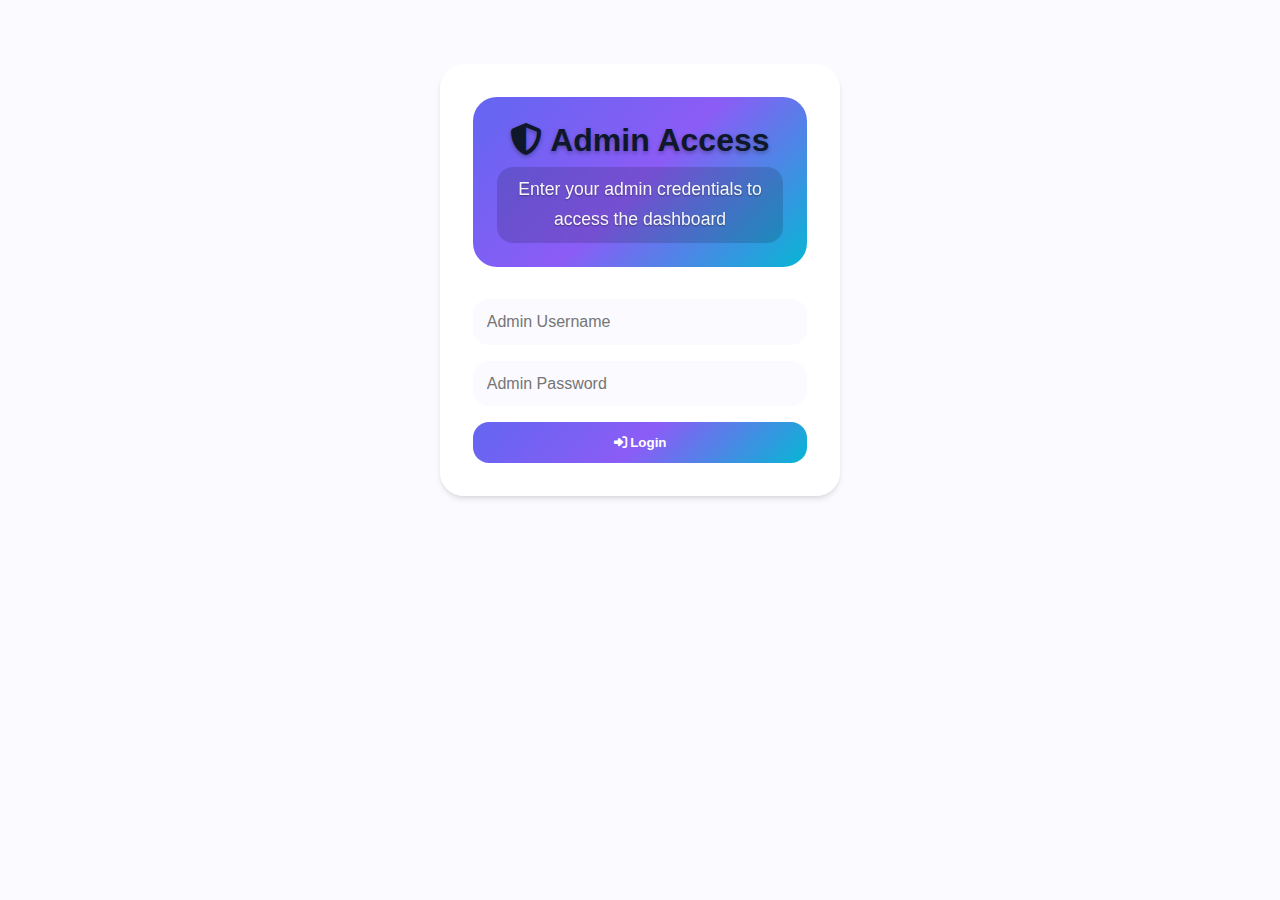
<file: admin.html>
<!DOCTYPE html>
<html lang="en">
<head>
    <meta charset="UTF-8">
    <meta name="viewport" content="width=device-width, initial-scale=1.0">
    <title>TrustBoost AI - Admin Dashboard</title>
    <link rel="stylesheet" href="styles.css">
    <link rel="stylesheet" href="https://cdnjs.cloudflare.com/ajax/libs/font-awesome/6.4.0/css/all.min.css">
    <style>
        /* Admin-specific styles */
        .admin-container {
            min-height: 100vh;
            background: var(--bg);
            padding: 2rem;
        }
        
        .admin-header {
            background: var(--gradient-primary);
            color: white;
            padding: 1.5rem;
            border-radius: var(--radius-lg);
            margin-bottom: 2rem;
            text-align: center;
        }
        
        .admin-header h1 {
            margin: 0;
            font-size: 2rem;
            font-weight: 800;
            text-shadow: 0 2px 4px rgba(0, 0, 0, 0.3);
        }
        
        .admin-header p {
            margin: 0.5rem 0 0 0;
            font-size: 1.1rem;
            font-weight: 500;
            color: rgba(255, 255, 255, 0.95);
            text-shadow: 0 1px 2px rgba(0, 0, 0, 0.4);
            background: rgba(0, 0, 0, 0.15);
            padding: 0.5rem 1rem;
            border-radius: var(--radius);
            backdrop-filter: blur(5px);
        }
        
        .admin-login {
            max-width: 400px;
            margin: 2rem auto;
            background: var(--card);
            padding: 2rem;
            border-radius: var(--radius-lg);
            box-shadow: var(--shadow);
            border: 1px solid var(--card-border);
        }
        
        .admin-dashboard {
            display: none;
        }
        
        .dashboard-stats {
            display: grid;
            grid-template-columns: repeat(auto-fit, minmax(250px, 1fr));
            gap: 1.5rem;
            margin-bottom: 2rem;
        }
        
        .stat-card {
            background: var(--card);
            padding: 1.5rem;
            border-radius: var(--radius-lg);
            box-shadow: var(--shadow);
            border: 1px solid var(--card-border);
            text-align: center;
        }
        
        .stat-card h3 {
            margin: 0 0 0.5rem 0;
            color: var(--text-muted);
            font-size: 0.9rem;
            text-transform: uppercase;
            font-weight: 600;
        }
        
        .stat-card .stat-value {
            font-size: 2rem;
            font-weight: 800;
            color: var(--primary);
            margin: 0;
        }
        
        .users-table {
            background: var(--card);
            border-radius: var(--radius-lg);
            box-shadow: var(--shadow);
            border: 1px solid var(--card-border);
            overflow: hidden;
        }
        
        .table-header {
            background: var(--gradient-primary);
            color: white;
            padding: 1rem 1.5rem;
            font-weight: 600;
        }
        
        .table-content {
            max-height: 600px;
            overflow-y: auto;
        }
        
        .user-row {
            display: grid;
            grid-template-columns: 2fr 1fr 1fr 1fr 1fr;
            gap: 1rem;
            padding: 1rem 1.5rem;
            border-bottom: 1px solid var(--card-border);
            align-items: center;
        }
        
        .user-row:hover {
            background: rgba(99, 102, 241, 0.05);
        }
        
        .plan-badge {
            padding: 0.3rem 0.8rem;
            border-radius: 20px;
            font-size: 0.8rem;
            font-weight: 600;
            text-align: center;
        }
        
        .plan-starter {
            background: #e0e7ff;
            color: #3730a3;
        }
        
        .plan-pro {
            background: #fef3c7;
            color: #92400e;
        }
        
        .plan-enterprise {
            background: #d1fae5;
            color: #065f46;
        }
        
        .status-badge {
            padding: 0.3rem 0.8rem;
            border-radius: 20px;
            font-size: 0.8rem;
            font-weight: 600;
            text-align: center;
        }
        
        .status-active {
            background: #d1fae5;
            color: #065f46;
        }
        
        .status-inactive {
            background: #fee2e2;
            color: #991b1b;
        }
        
        .status-pending {
            background: #fef3c7;
            color: #92400e;
        }
        
        .usage-bar {
            background: #e5e7eb;
            border-radius: 10px;
            height: 8px;
            overflow: hidden;
        }
        
        .usage-fill {
            height: 100%;
            background: var(--gradient-primary);
            transition: width 0.3s ease;
        }
        
        .usage-text {
            font-size: 0.8rem;
            color: var(--text-muted);
            margin-top: 0.3rem;
        }
        
        .admin-form {
            display: flex;
            flex-direction: column;
            gap: 1rem;
        }
        
        .admin-input {
            padding: 0.8rem;
            border: 1px solid var(--card-border);
            border-radius: var(--radius);
            background: var(--bg);
            color: var(--text);
            font-size: 1rem;
        }
        
        .admin-btn {
            background: var(--gradient-primary);
            color: white;
            border: none;
            padding: 0.8rem 1.5rem;
            border-radius: var(--radius);
            font-weight: 600;
            cursor: pointer;
            transition: all 0.3s ease;
        }
        
        .admin-btn:hover {
            transform: translateY(-1px);
            box-shadow: var(--shadow);
        }
        
        .admin-btn:disabled {
            opacity: 0.6;
            cursor: not-allowed;
            transform: none;
        }
        
        .error-message {
            color: #ef4444;
            background: #fef2f2;
            padding: 0.8rem;
            border-radius: var(--radius);
            border: 1px solid #fecaca;
            margin-bottom: 1rem;
        }
        
        .success-message {
            color: #10b981;
            background: #f0fdf4;
            padding: 0.8rem;
            border-radius: var(--radius);
            border: 1px solid #bbf7d0;
            margin-bottom: 1rem;
        }
        
        .loading {
            text-align: center;
            padding: 2rem;
            color: var(--text-muted);
        }
        
        .logout-btn {
            position: absolute;
            top: 1rem;
            right: 1rem;
            background: rgba(255, 255, 255, 0.2);
            color: white;
            border: none;
            padding: 0.5rem 1rem;
            border-radius: var(--radius);
            cursor: pointer;
            font-size: 0.9rem;
        }
        
        @media (max-width: 768px) {
            .admin-container {
                padding: 1rem;
            }
            
            .user-row {
                grid-template-columns: 1fr;
                gap: 0.5rem;
            }
            
            .dashboard-stats {
                grid-template-columns: 1fr;
            }
        }
        
        /* Dark mode support */
        [data-theme="dark"] .plan-starter {
            background: #312e81;
            color: #c7d2fe;
        }
        
        [data-theme="dark"] .plan-pro {
            background: #92400e;
            color: #fef3c7;
        }
        
        [data-theme="dark"] .plan-enterprise {
            background: #065f46;
            color: #d1fae5;
        }
        
        [data-theme="dark"] .status-active {
            background: #065f46;
            color: #d1fae5;
        }
        
        [data-theme="dark"] .status-inactive {
            background: #991b1b;
            color: #fee2e2;
        }
        
        [data-theme="dark"] .status-pending {
            background: #92400e;
            color: #fef3c7;
        }
    </style>
</head>
<body>
    <div class="admin-container">
        <!-- Login Form -->
        <div id="admin-login" class="admin-login">
            <div class="admin-header">
                <h1><i class="fa-solid fa-shield-halved"></i> Admin Access</h1>
                <p>Enter your admin credentials to access the dashboard</p>
            </div>
            
            <div id="login-error" class="error-message" style="display: none;"></div>
            
            <form id="admin-login-form" class="admin-form">
                <input 
                    type="text" 
                    id="admin-username" 
                    class="admin-input" 
                    placeholder="Admin Username" 
                    required
                >
                <input 
                    type="password" 
                    id="admin-password" 
                    class="admin-input" 
                    placeholder="Admin Password" 
                    required
                >
                <button type="submit" id="login-btn" class="admin-btn">
                    <i class="fa-solid fa-sign-in-alt"></i> Login
                </button>
            </form>
        </div>

        <!-- Admin Dashboard -->
        <div id="admin-dashboard" class="admin-dashboard">
            <div class="admin-header" style="position: relative;">
                <h1><i class="fa-solid fa-chart-line"></i> TrustBoost AI Admin Dashboard</h1>
                <p>Monitor users, plans, and system usage</p>
                <button id="logout-btn" class="logout-btn">
                    <i class="fa-solid fa-sign-out-alt"></i> Logout
                </button>
            </div>

            <!-- Dashboard Stats -->
            <div class="dashboard-stats">
                <div class="stat-card">
                    <h3>Total Users</h3>
                    <div id="total-users" class="stat-value">-</div>
                </div>
                <div class="stat-card">
                    <h3>Active Subscriptions</h3>
                    <div id="active-subs" class="stat-value">-</div>
                </div>
                <div class="stat-card">
                    <h3>Monthly Revenue</h3>
                    <div id="monthly-revenue" class="stat-value">-</div>
                </div>
                <div class="stat-card">
                    <h3>API Calls Today</h3>
                    <div id="api-calls" class="stat-value">-</div>
                </div>
            </div>

            <!-- Users Table -->
            <div class="users-table">
                <div class="table-header">
                    <div class="user-row" style="font-weight: 600;">
                        <div>User</div>
                        <div>Plan</div>
                        <div>Usage</div>
                        <div>Status</div>
                        <div>Revenue</div>
                    </div>
                </div>
                <div class="table-content">
                    <div id="users-loading" class="loading">
                        <i class="fa-solid fa-spinner fa-spin"></i> Loading users...
                    </div>
                    <div id="users-list"></div>
                </div>
            </div>
        </div>
    </div>

    <!-- Include mock API for testing (remove when backend is ready) -->
    <script src="admin.js"></script>
</body>
</html>
</file>
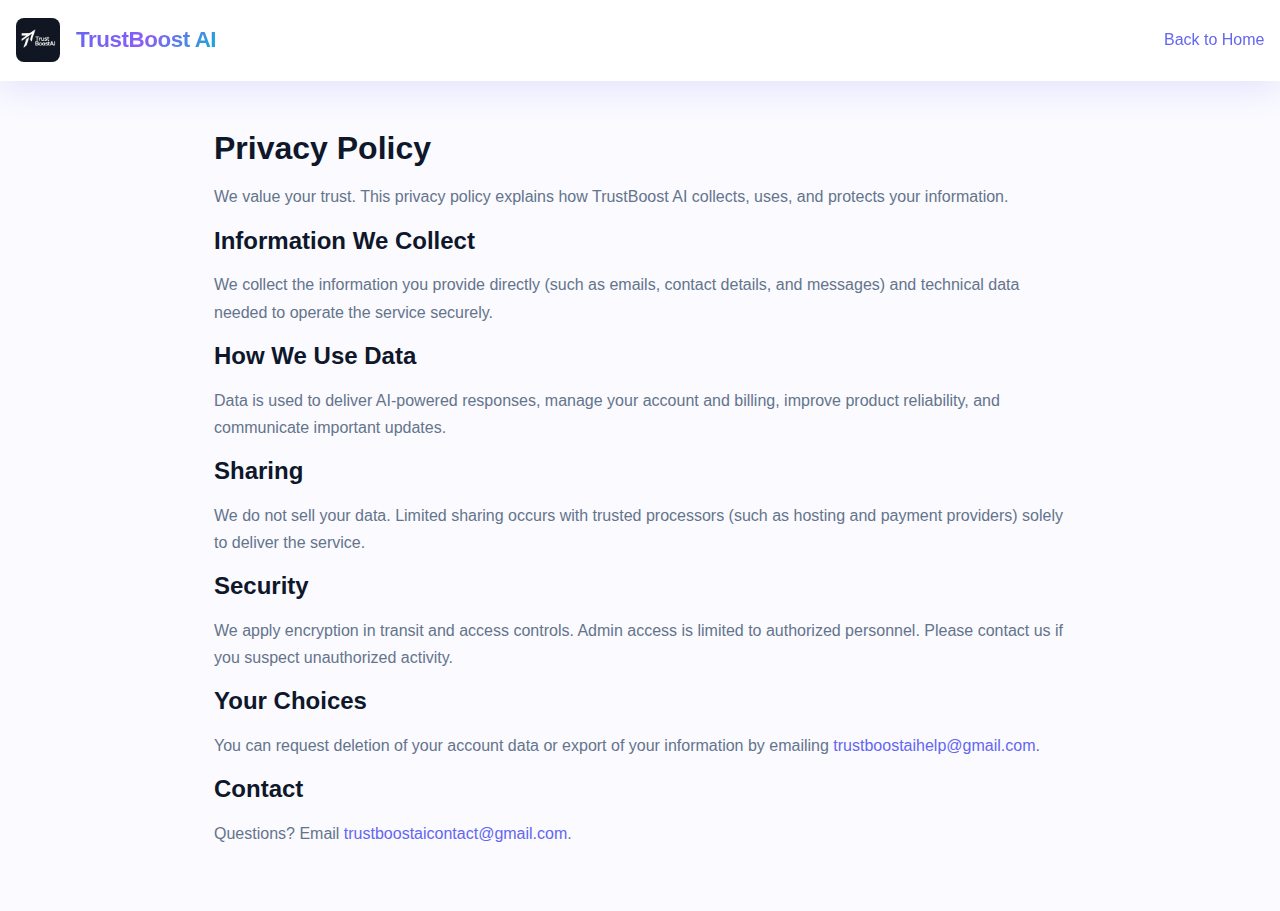
<file: privacy.html>
<!DOCTYPE html>
<html lang="en">
<head>
  <meta charset="UTF-8" />
  <meta name="viewport" content="width=device-width, initial-scale=1.0" />
  <title>Privacy Policy - TrustBoost AI</title>
  <link rel="stylesheet" href="styles.css" />
</head>
<body>
  <header class="main-header">
    <div class="nav container">
      <div class="logo-group">
        <img src="public/logo.png" alt="TrustBoost AI logo" class="logo" />
        <span class="site-title">TrustBoost AI</span>
      </div>
      <a href="index.html" class="btn btn-outline">Back to Home</a>
    </div>
  </header>
  <main class="container" style="padding: 3rem 1.5rem; max-width: 900px;">
    <h1>Privacy Policy</h1>
    <p>We value your trust. This privacy policy explains how TrustBoost AI collects, uses, and protects your information.</p>

    <h2>Information We Collect</h2>
    <p>We collect the information you provide directly (such as emails, contact details, and messages) and technical data needed to operate the service securely.</p>

    <h2>How We Use Data</h2>
    <p>Data is used to deliver AI-powered responses, manage your account and billing, improve product reliability, and communicate important updates.</p>

    <h2>Sharing</h2>
    <p>We do not sell your data. Limited sharing occurs with trusted processors (such as hosting and payment providers) solely to deliver the service.</p>

    <h2>Security</h2>
    <p>We apply encryption in transit and access controls. Admin access is limited to authorized personnel. Please contact us if you suspect unauthorized activity.</p>

    <h2>Your Choices</h2>
    <p>You can request deletion of your account data or export of your information by emailing <a href="mailto:trustboostaihelp@gmail.com">trustboostaihelp@gmail.com</a>.</p>

    <h2>Contact</h2>
    <p>Questions? Email <a href="mailto:trustboostaicontact@gmail.com">trustboostaicontact@gmail.com</a>.</p>
  </main>
</body>
</html>
</file>
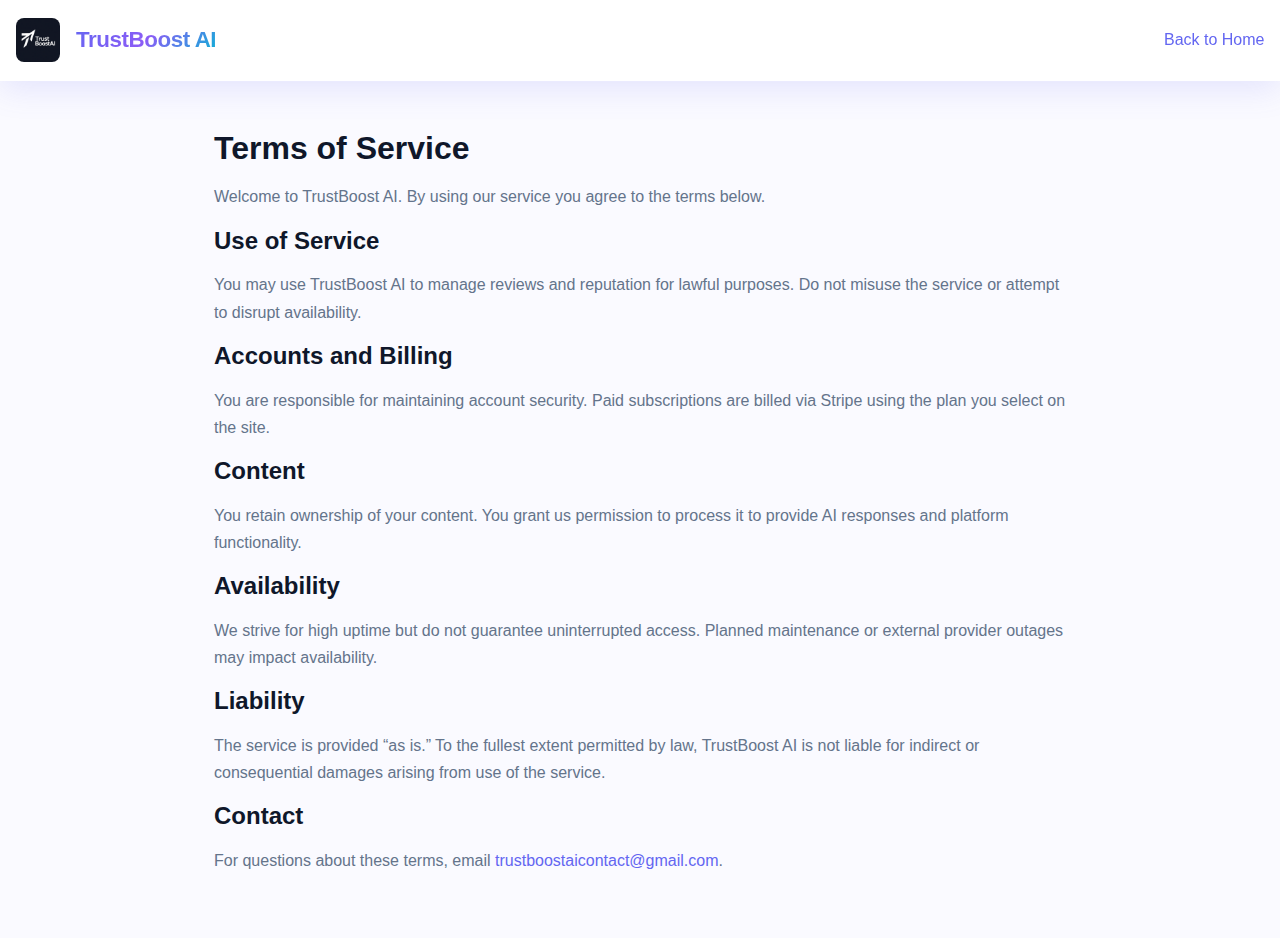
<file: terms.html>
<!DOCTYPE html>
<html lang="en">
<head>
  <meta charset="UTF-8" />
  <meta name="viewport" content="width=device-width, initial-scale=1.0" />
  <title>Terms of Service - TrustBoost AI</title>
  <link rel="stylesheet" href="styles.css" />
</head>
<body>
  <header class="main-header">
    <div class="nav container">
      <div class="logo-group">
        <img src="public/logo.png" alt="TrustBoost AI logo" class="logo" />
        <span class="site-title">TrustBoost AI</span>
      </div>
      <a href="index.html" class="btn btn-outline">Back to Home</a>
    </div>
  </header>
  <main class="container reveal" style="padding: 3rem 1.5rem; max-width: 900px;">
    <h1>Terms of Service</h1>
    <p>Welcome to TrustBoost AI. By using our service you agree to the terms below.</p>

    <h2>Use of Service</h2>
    <p>You may use TrustBoost AI to manage reviews and reputation for lawful purposes. Do not misuse the service or attempt to disrupt availability.</p>

    <h2>Accounts and Billing</h2>
    <p>You are responsible for maintaining account security. Paid subscriptions are billed via Stripe using the plan you select on the site.</p>

    <h2>Content</h2>
    <p>You retain ownership of your content. You grant us permission to process it to provide AI responses and platform functionality.</p>

    <h2>Availability</h2>
    <p>We strive for high uptime but do not guarantee uninterrupted access. Planned maintenance or external provider outages may impact availability.</p>

    <h2>Liability</h2>
    <p>The service is provided “as is.” To the fullest extent permitted by law, TrustBoost AI is not liable for indirect or consequential damages arising from use of the service.</p>

    <h2>Contact</h2>
    <p>For questions about these terms, email <a href="mailto:trustboostaicontact@gmail.com">trustboostaicontact@gmail.com</a>.</p>
  </main>
  <script>
    (function() {
      const revealEls = document.querySelectorAll('.reveal');
      if (!('IntersectionObserver' in window)) {
        revealEls.forEach((el) => el.classList.add('reveal-visible'));
        return;
      }
      const observer = new IntersectionObserver((entries) => {
        entries.forEach((entry) => {
          if (entry.isIntersecting) {
            entry.target.classList.add('reveal-visible');
            observer.unobserve(entry.target);
          }
        });
      }, { threshold: 0.12 });
      revealEls.forEach((el) => observer.observe(el));
    })();
  </script>
</body>
</html>
</file>
<file: styles.css>
:root {
  /* Modern AI Brand Colors */
  --primary: #6366f1;
  --primary-dark: #4f46e5;
  --primary-light: #8b5cf6;
  --secondary: #06b6d4;
  --secondary-dark: #0891b2;
  --accent: #f59e0b;
  --accent-light: #fbbf24;
  
  /* Sophisticated Text Colors */
  --text: #0f172a;
  --text-muted: #64748b;
  --text-light: #94a3b8;
  --text-white: #ffffff;
  
  /* Modern Background System */
  --bg: #fafaff;
  --bg-secondary: #f8fafc;
  --bg-dark: #0f0f1a;
  --bg-dark-secondary: #1e1b2e;
  
  /* Glass Morphism Cards */
  --card: rgba(255, 255, 255, 0.95);
  --card-border: rgba(255, 255, 255, 0.2);
  --card-dark: rgba(30, 27, 46, 0.95);
  --card-dark-border: rgba(255, 255, 255, 0.1);
  
  /* Advanced Gradients */
  --gradient-primary: linear-gradient(135deg, #6366f1 0%, #8b5cf6 50%, #06b6d4 100%);
  --gradient-secondary: linear-gradient(135deg, #06b6d4 0%, #6366f1 100%);
  --gradient-accent: linear-gradient(135deg, #f59e0b 0%, #fbbf24 100%);
  --gradient-glass: linear-gradient(135deg, rgba(255,255,255,0.1) 0%, rgba(255,255,255,0.05) 100%);
  --gradient-dark-glass: linear-gradient(135deg, rgba(255,255,255,0.05) 0%, rgba(255,255,255,0.02) 100%);
  
  /* Professional Spacing & Sizing */
  --radius: 16px;
  --radius-lg: 24px;
  --radius-xl: 32px;
  --max-width: 1280px;
  --nav-height: 80px;
  
  /* Advanced Shadows */
  --shadow-sm: 0 1px 2px 0 rgba(0, 0, 0, 0.05);
  --shadow: 0 4px 6px -1px rgba(0, 0, 0, 0.1), 0 2px 4px -1px rgba(0, 0, 0, 0.06);
  --shadow-lg: 0 20px 25px -5px rgba(0, 0, 0, 0.1), 0 10px 10px -5px rgba(0, 0, 0, 0.04);
  --shadow-xl: 0 25px 50px -12px rgba(0, 0, 0, 0.25);
  --shadow-glass: 0 8px 32px rgba(99, 102, 241, 0.15);
  --shadow-glow: 0 0 40px rgba(99, 102, 241, 0.3);
  
  /* Enhanced Transitions */
  --transition: all 0.3s cubic-bezier(0.4, 0, 0.2, 1);
  --transition-fast: all 0.15s cubic-bezier(0.4, 0, 0.2, 1);
  --transition-slow: all 0.5s cubic-bezier(0.4, 0, 0.2, 1);
  
  /* Z-Index Scale */
  --z-nav: 50;
  --z-dropdown: 100;
  --z-overlay: 200;
  --z-modal: 300;
  
  /* Dynamic viewport height for mobile */
  --vh: 1vh;
}

.hero-header,
.cta-header {
  background: var(--gradient-primary);
  background-clip: text;
  -webkit-background-clip: text;
  -webkit-text-fill-color: transparent;
  font-family: 'Inter', sans-serif;
  font-weight: 800;
  line-height: 1.1;
  letter-spacing: -0.02em;
  font-size: clamp(2rem, 5vw, 3.5rem);
  margin-bottom: 1.5rem;
  position: relative;
  z-index: 2;
  animation: fadeInUp 0.8s ease-out;
}

.cta-header {
  font-size: clamp(1.8rem, 4vw, 2.8rem);
  margin-bottom: 2rem;
}

@keyframes fadeInUp {
  from {
    opacity: 0;
    transform: translateY(30px);
  }
  to {
    opacity: 1;
    transform: translateY(0);
  }
}

/* Enhanced responsiveness */
@media (max-width: 900px) {
  .hero-header,
  .cta-header {
    text-align: center;
    background: var(--gradient-primary);
    background-clip: text;
    -webkit-background-clip: text;
    -webkit-text-fill-color: transparent;
  }
}

/* Dark mode gradient text */
body.dark .hero-header,
body.dark .cta-header {
  background: linear-gradient(135deg, #8b5cf6 0%, #06b6d4 50%, #f59e0b 100%);
  background-clip: text;
  -webkit-background-clip: text;
  -webkit-text-fill-color: transparent;
}

/* ...rest of your CSS below this (features, pricing, testimonials, etc.)... */

/* Professional Reset and Base Styles */
*, *::before, *::after { 
  box-sizing: border-box; 
}

html {
  scroll-behavior: smooth;
  -webkit-text-size-adjust: 100%;
}

body, html { 
  margin: 0; 
  padding: 0; 
  font-family: 'Inter', -apple-system, BlinkMacSystemFont, 'Segoe UI', Roboto, sans-serif;
  background: var(--bg);
  color: var(--text);
  line-height: 1.6;
  font-size: 16px;
  font-weight: 400;
  overflow-x: hidden;
}

/* Enhanced Typography */
h1, h2, h3, h4, h5, h6 {
  margin: 0 0 1rem 0;
  font-weight: 700;
  line-height: 1.2;
  color: var(--text);
}

p {
  margin: 0 0 1rem 0;
  color: var(--text-muted);
  line-height: 1.7;
}

a { 
  color: var(--primary); 
  text-decoration: none;
  transition: var(--transition-fast);
}

a:hover {
  color: var(--primary-dark);
}

img, video { 
  max-width: 100%; 
  height: auto;
  display: block; 
}

ul { 
  list-style: none; 
  margin: 0; 
  padding: 0; 
}

/* Professional Container */
.container { 
  max-width: var(--max-width); 
  margin: 0 auto; 
  padding: 0 2rem;
  position: relative;
}

/* Enhanced Skip Link */
.skip-link {
  position: absolute; 
  left: -9999px; 
  top: 1rem;
  padding: 0.75rem 1.5rem; 
  background: var(--primary);
  color: var(--text-white);
  border-radius: var(--radius); 
  z-index: 10001; 
  font-weight: 600; 
  transition: var(--transition-fast);
  box-shadow: var(--shadow-lg);
}

.skip-link.visible, 
.skip-link:focus { 
  left: 1rem; 
  outline: 2px solid var(--secondary); 
  outline-offset: 2px;
}

/* Modern Glassmorphism Navigation */
.main-header {
  background: var(--card);
  backdrop-filter: blur(20px);
  -webkit-backdrop-filter: blur(20px);
  border-bottom: 1px solid var(--card-border);
  box-shadow: var(--shadow-glass);
  position: sticky; 
  top: 0; 
  z-index: var(--z-nav);
  transition: var(--transition);
}

.nav {
  display: flex; 
  align-items: center; 
  justify-content: space-between; 
  height: var(--nav-height);
  padding: 0 1rem;
}

/* Enhanced Logo Group */
.logo-group { 
  display: flex; 
  align-items: center; 
  gap: 1rem;
  font-size: 1.5rem; 
  font-weight: 800; 
  margin-right: 2rem;
  transition: var(--transition-fast);
}

.logo-group:hover {
  transform: translateY(-1px);
}

.logo, .footer-logo {
  height: 44px;
  width: auto;
  display: block;
  border-radius: 8px;
  transition: var(--transition-fast);
}

.logo:hover {
  box-shadow: var(--shadow);
}

.site-title { 
  font-size: 1.4rem; 
  font-weight: 800; 
  letter-spacing: -0.02em;
  background: var(--gradient-primary);
  background-clip: text;
  -webkit-background-clip: text;
  -webkit-text-fill-color: transparent;
}

.ai-badge { 
  background: var(--gradient-secondary);
  color: var(--text-white); 
  border-radius: var(--radius); 
  padding: 0.25rem 0.75rem; 
  font-size: 0.8em; 
  font-weight: 700;
  margin-left: 0.5rem;
  box-shadow: var(--shadow-sm);
  animation: pulse 2s infinite;
}

@keyframes pulse {
  0%, 100% { transform: scale(1); }
  50% { transform: scale(1.05); }
}

/* Modern Navigation Links */
nav ul { 
  display: flex; 
  gap: 0.5rem; 
  align-items: center; 
}

nav a { 
  font-weight: 600; 
  padding: 0.75rem 1.25rem; 
  border-radius: var(--radius); 
  transition: var(--transition-fast); 
  display: flex; 
  align-items: center; 
  white-space: nowrap; 
  line-height: 1.2;
  text-decoration: none;
  color: var(--text-muted);
  position: relative;
  overflow: hidden;
}

nav a::before {
  content: '';
  position: absolute;
  top: 0;
  left: -100%;
  width: 100%;
  height: 100%;
  background: var(--gradient-primary);
  transition: var(--transition);
  z-index: -1;
  border-radius: var(--radius);
}

nav a:hover, nav a.active { 
  color: var(--text-white);
  transform: translateY(-2px);
  box-shadow: var(--shadow);
}

nav a:hover::before, nav a.active::before {
  left: 0;
}

/* Enhanced CTA Section */
.nav-ctas { 
  display: flex; 
  gap: 0.75rem; 
  align-items: center; 
}

#theme-toggle { 
  background: var(--card); 
  border: 1px solid var(--card-border);
  border-radius: var(--radius);
  padding: 0.75rem;
  font-size: 1.1rem; 
  cursor: pointer; 
  transition: var(--transition-fast);
  color: var(--text-muted);
  box-shadow: var(--shadow-sm);
  font-family: inherit;
  min-height: 44px;
  min-width: 44px;
  display: flex;
  align-items: center;
  justify-content: center;
}

#theme-toggle:hover {
  color: var(--primary);
  transform: translateY(-1px);
  box-shadow: var(--shadow);
  border-color: var(--primary);
}

#theme-toggle:active {
  transform: translateY(0);
}

#mobile-nav-toggle { 
  display: none; 
  background: var(--card);
  border: 1px solid var(--card-border);
  border-radius: var(--radius);
  padding: 0.75rem;
  font-size: 1.3rem; 
  cursor: pointer;
  color: var(--text-muted);
  transition: var(--transition-fast);
  box-shadow: var(--shadow-sm);
}

@media (max-width: 900px) {
  /* Improved mobile navigation */
  .container {
    padding: 0 1rem; /* Reduce padding on small screens */
  }
  
  .nav {
    padding: 0.5rem 1rem; /* Maintain padding for mobile */
  }
  
  .logo-group {
    gap: 12px; /* Slightly smaller gap on mobile */
    font-size: 1.2rem;
    margin-right: 1rem; /* Smaller margin on mobile */
  }
  
  .logo {
    height: 35px;
  }
  
  .site-title {
    font-size: 1.1rem;
  }
  
  nav ul { 
    display: none; 
    position: absolute;
    top: 100%;
    left: 0;
    right: 0;
    background: var(--bg);
    border: 1px solid var(--card-border);
    border-radius: 12px;
    box-shadow: 0 8px 32px rgba(0, 0, 0, 0.15);
    z-index: 1000;
    flex-direction: column;
    padding: 0.5rem 0;
    margin: 0.5rem;
    max-height: calc(100vh - 120px);
    overflow-y: auto;
  }
  
  nav ul.active { 
    display: flex; 
  }
  
  nav ul li {
    margin: 0;
    padding: 0;
  }
  
  nav ul a {
    display: flex;
    align-items: center;
    padding: 1rem 1.5rem;
    margin: 0;
    border-radius: 0;
    text-align: left;
    transition: all 0.2s ease;
    font-size: 1.1rem;
    font-weight: 600;
    min-height: 54px; /* Larger touch targets for mobile */
    border-bottom: 1px solid rgba(0, 0, 0, 0.05);
  }
  
  nav ul li:last-child a {
    border-bottom: none;
  }
  
  nav ul a:hover,
  nav ul a:focus,
  nav ul a:active {
    background: var(--primary);
    color: #fff;
    transform: none; /* Remove transform for mobile */
  }
  
  .nav { 
    position: relative;
  }
  
  .nav-ctas {
    gap: 0.5rem;
  }
  
  /* Hide schedule call button on very small screens */
  #calendly-btn {
    display: none;
  }
  
  .nav-ctas .btn {
    font-size: 0.9rem;
    padding: 0.6rem 1rem;
    min-height: 42px;
  }
  
  #theme-toggle {
    font-size: 0.85rem;
    padding: 0.6rem 0.8rem;
    min-height: 42px;
  }
  
  #theme-toggle {
    padding: 0.75rem;
    min-width: 44px;
    min-height: 44px;
  }
  
  #mobile-nav-toggle { 
    display: flex;
    align-items: center;
    justify-content: center;
    color: var(--text);
    transition: all 0.2s ease;
    min-width: 48px; /* Larger touch target */
    min-height: 48px;
    background: none;
    border: none;
    cursor: pointer;
    padding: 0.75rem;
    border-radius: 8px;
    font-size: 1.3rem;
  }
  
  #mobile-nav-toggle.open {
    transform: rotate(90deg);
    background: rgba(108, 71, 255, 0.1);
  }
  
  #mobile-nav-toggle:hover,
  #mobile-nav-toggle:focus,
  #mobile-nav-toggle:active {
    color: var(--primary);
    background: rgba(108, 71, 255, 0.1);
  }
}
/* Modern Hero Section */
.hero { 
  position: relative; 
  background: var(--gradient-primary); 
  color: var(--text-white); 
  min-height: 100vh;
  overflow: hidden;
  display: flex;
  align-items: center;
}

.hero::before {
  content: '';
  position: absolute;
  top: 0;
  left: 0;
  right: 0;
  bottom: 0;
  background: 
    radial-gradient(circle at 20% 50%, rgba(139, 92, 246, 0.3) 0%, transparent 50%),
    radial-gradient(circle at 80% 20%, rgba(6, 182, 212, 0.3) 0%, transparent 50%),
    radial-gradient(circle at 40% 80%, rgba(245, 158, 11, 0.2) 0%, transparent 50%);
  animation: float 6s ease-in-out infinite;
}

@keyframes float {
  0%, 100% { transform: translateY(0px); }
  50% { transform: translateY(-20px); }
}

.hero-bg {
  position: absolute; 
  inset: 0; 
  z-index: 0;
  opacity: 0.1; 
  pointer-events: none;
  background: url('[data-uri]');
}

.hero-content {
  display: flex;
  align-items: center;
  justify-content: space-between;
  gap: 4rem;
  min-height: 80vh;
  position: relative;
  z-index: 1;
  padding: 2rem 0;
}

.hero-left { 
  flex: 1; 
  min-width: 300px;
  animation: slideInLeft 0.8s ease-out;
}

@keyframes slideInLeft {
  from {
    opacity: 0;
    transform: translateX(-50px);
  }
  to {
    opacity: 1;
    transform: translateX(0);
  }
}

.hero-right.hero-media-wrapper {
  flex: 1;
  display: flex;
  flex-direction: column;
  align-items: center;
  gap: 2rem;
  min-width: 350px;
  animation: slideInRight 0.8s ease-out 0.2s both;
}

@keyframes slideInRight {
  from {
    opacity: 0;
    transform: translateX(50px);
  }
  to {
    opacity: 1;
    transform: translateX(0);
  }
}

.hero-video, .hero-image {
  max-width: 500px;
  width: 100%;
  border-radius: var(--radius-lg);
  box-shadow: var(--shadow-xl);
  background: var(--card-dark);
  border: 1px solid rgba(255, 255, 255, 0.2);
  aspect-ratio: 16/9;
  object-fit: cover;
  transition: var(--transition);
}

.hero-video:hover, .hero-image:hover {
  transform: translateY(-10px);
  box-shadow: var(--shadow-glow);
}

.hero-image { 
  margin-top: 0; 
}

.lottie-hero {
  width: 280px;
  height: 280px;
  margin: 1rem auto;
  filter: drop-shadow(0 10px 20px rgba(0,0,0,0.2));
}

.hero-left h1 { 
  font-size: clamp(2.5rem, 6vw, 4rem);
  font-weight: 800; 
  line-height: 1.1; 
  margin-bottom: 1.5rem;
  animation: fadeInUp 0.8s ease-out 0.4s both;
}

.hero-contrast {
  background: linear-gradient(135deg, #fbbf24 0%, #f59e0b 100%);
  background-clip: text;
  -webkit-background-clip: text;
  -webkit-text-fill-color: transparent;
  font-weight: 900;
  text-shadow: none;
  filter: drop-shadow(0 2px 4px rgba(245, 158, 11, 0.3));
}

.hero-left p { 
  font-size: 1.25rem; 
  margin-bottom: 2.5rem; 
  color: rgba(255, 255, 255, 0.9);
  line-height: 1.6;
  animation: fadeInUp 0.8s ease-out 0.6s both;
}

.hero-ctas { 
  display: flex; 
  gap: 1.5rem; 
  margin-bottom: 3rem;
  animation: fadeInUp 0.8s ease-out 0.8s both;
}

.hero-ctas .btn { 
  font-size: 1.1rem;
  min-height: 54px;
}

.hero-stats { 
  display: flex; 
  gap: 3rem; 
  font-size: 1.1rem;
  animation: fadeInUp 0.8s ease-out 1s both;
}

.stat-num { 
  font-size: 2.5rem; 
  font-weight: 800; 
  margin-right: 0.5rem; 
  background: var(--gradient-accent);
  background-clip: text;
  -webkit-background-clip: text;
  -webkit-text-fill-color: transparent;
}

.stat-label { 
  font-size: 1rem; 
  color: rgba(255, 255, 255, 0.8);
}

/* Mobile Hero Optimizations */
@media (max-width: 900px) {
  .hero {
    min-height: 100vh;
    padding: 1rem 0;
  }
  
  .hero-content { 
    flex-direction: column; 
    text-align: center; 
    gap: 3rem;
    min-height: auto;
    padding: 2rem 0;
  }
  
  .hero-left { 
    width: 100%; 
    min-width: auto;
  }
  
  .hero-right.hero-media-wrapper { 
    margin-top: 0;
    min-width: auto;
  }
  
  .hero-video, .hero-image { 
    margin-left: auto; 
    margin-right: auto;
    max-width: 90%;
  }
  
  .hero-ctas {
    flex-direction: column;
    align-items: center;
    gap: 1rem;
  }
  
  .hero-ctas .btn {
    width: 100%;
    max-width: 280px;
  }
  
  .hero-stats {
    justify-content: center;
    gap: 2rem;
  }
}

@media (max-width: 480px) {
  .hero-stats {
    flex-direction: column;
    gap: 1.5rem;
  }
}

/* Mobile viewport fix */
@supports (-webkit-touch-callout: none) {
  /* iOS specific styles */
  .hero {
    min-height: calc(var(--vh, 1vh) * 100);
  }
}

/* Modern Gradient Text System */
.gradient-text {
  background: var(--gradient-primary);
  background-clip: text;
  -webkit-background-clip: text;
  -webkit-text-fill-color: transparent;
  color: transparent;
  position: relative;
}

.gradient-text::after {
  content: '';
  position: absolute;
  top: 0;
  left: 0;
  right: 0;
  bottom: 0;
  background: var(--gradient-secondary);
  background-clip: text;
  -webkit-background-clip: text;
  -webkit-text-fill-color: transparent;
  opacity: 0;
  transition: var(--transition);
}

.gradient-text:hover::after {
  opacity: 1;
}

/* Professional Section Headers */
.features-header, .pricing-header, .testimonials-header, .contact-header, .newsletter-header, .checkout-header {
  font-family: 'Inter', sans-serif;
  font-weight: 800;
  letter-spacing: -0.02em;
  font-size: clamp(2rem, 5vw, 3rem);
  margin-bottom: 3rem;
  text-align: center;
  position: relative;
  animation: fadeInUp 0.6s ease-out;
}

.features-header::after,
.pricing-header::after,
.testimonials-header::after {
  content: '';
  position: absolute;
  bottom: -1rem;
  left: 50%;
  transform: translateX(-50%);
  width: 60px;
  height: 4px;
  background: var(--gradient-primary);
  border-radius: 2px;
}

/* Modern Features Section */
.features { 
  background: var(--bg-secondary);
  padding: 6rem 0;
  position: relative;
}

.features::before {
  content: '';
  position: absolute;
  top: 0;
  left: 0;
  right: 0;
  bottom: 0;
  background: 
    radial-gradient(circle at 10% 20%, rgba(99, 102, 241, 0.05) 0%, transparent 50%),
    radial-gradient(circle at 90% 80%, rgba(6, 182, 212, 0.05) 0%, transparent 50%);
  pointer-events: none;
}

.features-grid { 
  display: grid; 
  grid-template-columns: repeat(auto-fit, minmax(300px, 1fr)); 
  gap: 2.5rem;
  position: relative;
  z-index: 1;
}

.feature-card { 
  background: var(--card);
  backdrop-filter: blur(20px);
  -webkit-backdrop-filter: blur(20px);
  border: 1px solid var(--card-border);
  border-radius: var(--radius-lg); 
  box-shadow: var(--shadow-glass); 
  padding: 2.5rem 2rem; 
  text-align: center; 
  transition: var(--transition);
  position: relative;
  overflow: hidden;
}

.feature-card::before {
  content: '';
  position: absolute;
  top: 0;
  left: 0;
  right: 0;
  height: 4px;
  background: var(--gradient-primary);
  transform: scaleX(0);
  transition: var(--transition);
}

.feature-card:focus, .feature-card:hover { 
  transform: translateY(-10px);
  box-shadow: var(--shadow-glow);
  border-color: rgba(99, 102, 241, 0.3);
}

.feature-card:hover::before {
  transform: scaleX(1);
}

.feature-lottie { 
  height: 100px; 
  width: 100px; 
  margin: 0 auto 1.5rem auto;
  filter: drop-shadow(0 4px 8px rgba(99, 102, 241, 0.2));
}

.feature-card h3 { 
  font-size: 1.4rem; 
  font-weight: 700;
  margin-bottom: 1rem;
  color: var(--text);
}

.feature-card p { 
  color: var(--text-muted); 
  font-size: 1.1rem; 
  line-height: 1.6;
}

/* Professional Pricing Section */
.pricing { 
  background: var(--bg);
  padding: 6rem 0;
  position: relative;
}

.pricing::before {
  content: '';
  position: absolute;
  top: 0;
  left: 0;
  right: 0;
  bottom: 0;
  background: 
    linear-gradient(135deg, rgba(99, 102, 241, 0.02) 0%, rgba(6, 182, 212, 0.02) 100%);
  pointer-events: none;
}
/* Modern Billing Toggle */
.billing-toggle-row { 
  display: flex; 
  align-items: center; 
  justify-content: center; 
  gap: 1.5rem; 
  margin-bottom: 3rem; 
  font-size: 1.1rem;
  font-weight: 600;
  color: var(--text-muted);
  position: relative;
  z-index: 1;
}

.switch { 
  position: relative; 
  display: inline-block; 
  width: 56px; 
  height: 30px;
}

.switch input { 
  opacity: 0; 
  width: 0; 
  height: 0;
}

.slider { 
  position: absolute; 
  cursor: pointer; 
  top: 0; 
  left: 0; 
  right: 0; 
  bottom: 0; 
  background: var(--text-light);
  border-radius: 30px; 
  transition: var(--transition);
  border: 2px solid var(--card-border);
}

.slider:before { 
  position: absolute; 
  content: ""; 
  height: 22px; 
  width: 22px; 
  left: 2px; 
  bottom: 2px; 
  background: var(--text-white);
  border-radius: 50%; 
  transition: var(--transition);
  box-shadow: var(--shadow-sm);
}

.switch input:checked + .slider { 
  background: var(--primary);
  border-color: var(--primary);
}

.switch input:checked + .slider:before { 
  transform: translateX(26px);
}

/* Professional Pricing Grid */
.pricing-grid { 
  display: grid; 
  grid-template-columns: repeat(auto-fit, minmax(320px, 1fr)); 
  gap: 2rem; 
  justify-content: center;
  position: relative;
  z-index: 1;
  max-width: 1100px;
  margin: 0 auto;
}

.pricing-card { 
  background: var(--card);
  backdrop-filter: blur(20px);
  -webkit-backdrop-filter: blur(20px);
  border: 1px solid var(--card-border);
  border-radius: var(--radius-lg); 
  box-shadow: var(--shadow-glass); 
  padding: 2.5rem 2rem; 
  text-align: center; 
  position: relative;
  transition: var(--transition);
  overflow: hidden;
}

.pricing-card::before {
  content: '';
  position: absolute;
  top: 0;
  left: 0;
  right: 0;
  bottom: 0;
  background: var(--gradient-glass);
  opacity: 0;
  transition: var(--transition);
}

.pricing-card:hover {
  transform: translateY(-10px);
  box-shadow: var(--shadow-glow);
  border-color: rgba(99, 102, 241, 0.3);
}

.pricing-card:hover::before {
  opacity: 1;
}

.popular { 
  border: 2px solid var(--primary);
  transform: scale(1.05);
  box-shadow: var(--shadow-glow);
  position: relative;
}

.popular::after {
  content: '';
  position: absolute;
  top: 0;
  left: 0;
  right: 0;
  bottom: 0;
  background: var(--gradient-primary);
  opacity: 0.03;
  pointer-events: none;
}

.pricing-card .badge { 
  position: absolute; 
  top: -15px; 
  left: 50%; 
  transform: translateX(-50%); 
  background: var(--gradient-primary); 
  color: var(--text-white); 
  font-size: 0.9rem; 
  padding: 0.5rem 1.5rem; 
  border-radius: 20px; 
  font-weight: 700;
  box-shadow: var(--shadow);
  z-index: 2;
}

.pricing-card h3 { 
  font-size: 1.5rem; 
  font-weight: 800; 
  margin-bottom: 1.5rem;
  color: var(--text);
  position: relative;
  z-index: 2;
}

.price { 
  font-size: 2.5rem; 
  font-weight: 800; 
  margin-bottom: 1rem;
  background: var(--gradient-primary);
  background-clip: text;
  -webkit-background-clip: text;
  -webkit-text-fill-color: transparent;
  position: relative;
  z-index: 2;
}
.price .yearly { display: none; }
.price .monthly { display: inline; }
.price .interval { font-size: 1rem; color: var(--text-muted);}
.pricing-card ul { margin: 1.1rem 0 1.7rem 0; padding: 0;}
.pricing-card ul li { font-size: 1rem; padding: .37rem 0; color: var(--text-muted);}
.btn { font-size: 1rem;}
@media (max-width: 700px) { .pricing-grid { grid-template-columns: 1fr; } }

.testimonials { background: var(--bg);}
.testimonials-carousel { 
  position: relative;
  display: flex; 
  align-items: stretch; 
  justify-content: center; 
  overflow: hidden;
  min-height: 220px;
}
.testimonial { 
  min-width: 100%; 
  max-width: 100%; 
  opacity: 0; 
  transform: scale(0.95); 
  transition: opacity 0.5s, transform 0.5s;
  display: none;
  flex-direction: column;
  align-items: center;
  justify-content: center;
  padding: 2rem;
  background: var(--card);
  border-radius: var(--radius);
  box-shadow: var(--shadow);
  margin: 0 1rem;
}
.testimonial.active { 
  opacity: 1; 
  transform: scale(1);
  display: flex;
}
.stars { 
  color: var(--accent); 
  font-size: 1.25rem; 
  margin-bottom: 0.7rem;
}

.testimonial p { 
  font-size: 1.25rem; 
  font-weight: 500; 
  margin-bottom: 1rem; 
  text-align: center;
}

.testimonial .user { 
  color: var(--text-muted); 
  font-size: 1rem; 
  text-align: center;
}

.carousel-controls { 
  text-align: center; 
  margin-top: 1.5rem;
}

.carousel-controls button { 
  background: var(--gradient-primary); 
  color: var(--text-white); 
  border: none; 
  border-radius: 50%; 
  width: 44px; 
  height: 44px; 
  margin: 0 0.75rem; 
  font-size: 1.2rem; 
  cursor: pointer; 
  transition: var(--transition);
  display: inline-flex;
  align-items: center;
  justify-content: center;
}

.carousel-controls button:hover { 
  filter: brightness(0.85);
  transform: translateY(-2px);
}
@media (max-width: 700px) {
  .testimonials-carousel {
    flex-direction: column;
    gap: 1.5rem;
    min-height: unset;
  }
  .testimonial {
    min-width: 100%;
    max-width: 100%;
    opacity: 1 !important;
    transform: scale(1) !important;
    display: flex !important;
  }
}

/* Dark mode testimonial text fixes */
body.dark .testimonial p {
  color: var(--text-white) !important;
}
body.dark .testimonial .user {
  color: var(--text-light) !important;
}
body.dark .testimonials-header,
body.dark .testimonials .section-title,
body.dark .testimonials .gradient-text {
  color: var(--text-white) !important;
  background: none !important;
  opacity: 1 !important;
  visibility: visible !important;
}
body.dark .stars {
  color: var(--accent-light) !important;
}

/* Failsafe for testimonial visibility */
.testimonial {
  color: var(--text);
}
.testimonial p {
  color: inherit;
}
.testimonial .user {
  color: var(--text-muted);
}

/* Ensure testimonials work in both light and dark modes */
body.dark .testimonial {
  color: var(--text-white);
  border: 1px solid rgba(255, 255, 255, 0.1);
}

.cta-gradient { background: var(--gradient-primary); color: var(--text-white); padding: 80px 0; text-align: center;}
.cta-flex { display: flex; align-items: center; justify-content: space-between; gap: 2.1rem; flex-wrap: wrap;}
.cta-flex h2 { font-size: 2.2rem; font-weight: 800;}
.cta-flex .btn { font-size: 1.1rem;}
@media (max-width:700px) { .cta-flex { flex-direction: column; gap: 1.5rem;} }

.contact { background: var(--bg);}
.contact-flex { display: flex; gap: 3rem; justify-content: space-between; align-items: flex-start;}
.contact-form, .newsletter { flex: 1 1 0; background: var(--card); border-radius: var(--radius); box-shadow: var(--shadow); padding: 2rem; margin-bottom: 2rem;}
.contact-form h3, .newsletter h3 { margin-bottom: 1rem;}
.contact-form form, .newsletter-form { display: flex; flex-direction: column; gap: 1rem;}
.contact-form input, .contact-form textarea, .newsletter-form input { border-radius: 8px; border: 1.5px solid #eee; padding: .89rem 1.1rem; font-size: 1rem;}
.contact-form button, .newsletter-form button { margin-top: .4rem;}
.contact-info, .newsletter-desc { color: var(--text-muted); font-size: 0.9rem; margin-top: 0.7rem;}
@media (max-width:700px) { .contact-flex { flex-direction: column; gap: 2rem;} }

/* Dark Mode Forms and Contact */
body.dark .contact-form,
body.dark .newsletter {
  background: var(--card-dark);
  border-color: var(--card-dark-border);
}

body.dark .contact-form input,
body.dark .contact-form textarea,
body.dark .newsletter-form input {
  background: var(--bg-dark-secondary);
  border-color: var(--card-dark-border);
  color: var(--text-white);
}

body.dark .contact-form input::placeholder,
body.dark .contact-form textarea::placeholder,
body.dark .newsletter-form input::placeholder {
  color: var(--text-light);
}

body.dark .contact-form h3,
body.dark .newsletter h3 {
  color: var(--text-white);
}

body.dark .contact-info,
body.dark .newsletter-desc {
  color: var(--text-light);
}

body.dark .checkout {
  background: var(--bg-dark-secondary);
}

/* Professional Checkout Section */
.checkout { background: #f3f4fd;}
.stripe-checkout { display: flex; justify-content: center; margin: 2.3rem 0 1.3rem 0;}
.stripe-checkout iframe { width: 100%; max-width: 450px; height: 530px; border: none; border-radius: var(--radius); box-shadow: var(--shadow);}
.stripe-note { text-align: center; color: var(--text-muted); font-size: 1.1rem;}

.footer { background: var(--gradient-primary); color: var(--text-white); padding: 2.5rem 0;}
.footer-content { display: flex; flex-wrap: wrap; align-items: center; justify-content: space-between; gap: 1.1rem;}
.footer-logo { height: 40px; margin-bottom: .5rem;}
.footer-socials a { margin-left: 13px; color: var(--text-white); font-size: 1.24rem;}
@media (max-width:700px) { .footer-content { flex-direction: column; text-align: center; gap: 1.2rem;} }

section { padding: 80px 0;}
@media (max-width:700px) { section { padding: 40px 0;} }

/* Comprehensive Dark Mode */
body.dark {
  background: var(--bg-dark); 
  color: var(--text-white);
}

/* Dark Mode Navigation */
body.dark .main-header {
  background: var(--card-dark);
  border-bottom-color: var(--card-dark-border);
}

body.dark .site-title {
  background: linear-gradient(135deg, #8b5cf6 0%, #06b6d4 100%);
  background-clip: text;
  -webkit-background-clip: text;
  -webkit-text-fill-color: transparent;
}

body.dark .nav a {
  color: var(--text-light);
}

body.dark .nav a:hover,
body.dark .nav a.active {
  color: var(--text-white);
}

body.dark #theme-toggle,
body.dark #mobile-nav-toggle {
  background: var(--card-dark);
  border-color: var(--card-dark-border);
  color: var(--text-light);
}

/* Dark Mode Sections */
body.dark .features,
body.dark .pricing,
body.dark .testimonials,
body.dark .contact,
body.dark .footer {
  background: var(--bg-dark-secondary);
}

body.dark .features::before,
body.dark .pricing::before {
  background: 
    radial-gradient(circle at 10% 20%, rgba(139, 92, 246, 0.1) 0%, transparent 50%),
    radial-gradient(circle at 90% 80%, rgba(6, 182, 212, 0.1) 0%, transparent 50%);
}

/* Dark Mode Cards */
body.dark .feature-card,
body.dark .pricing-card,
body.dark .testimonial {
  background: var(--card-dark);
  border-color: var(--card-dark-border);
  box-shadow: var(--shadow-xl);
}

body.dark .feature-card:hover,
body.dark .pricing-card:hover {
  border-color: rgba(139, 92, 246, 0.5);
  box-shadow: 0 25px 50px -12px rgba(139, 92, 246, 0.25);
}

body.dark .popular {
  border-color: var(--primary-light);
  box-shadow: 0 25px 50px -12px rgba(139, 92, 246, 0.3);
}

body.dark .popular::after {
  background: var(--gradient-secondary);
  opacity: 0.05;
}

/* Dark Mode Typography */
body.dark .feature-card h3,
body.dark .pricing-card h3,
body.dark h1, body.dark h2, body.dark h3, body.dark h4, body.dark h5, body.dark h6 {
  color: var(--text-white);
}

body.dark .feature-card p,
body.dark .pricing-card ul li,
body.dark p {
  color: var(--text-light);
}

body.dark .price .interval,
body.dark .testimonial .user {
  color: var(--text-light);
}

/* Dark Mode Buttons */
body.dark .btn-outline { 
  color: var(--text-white); 
  border-color: var(--primary-light);
  background: rgba(139, 92, 246, 0.1);
}

body.dark .btn-outline:hover { 
  background: var(--primary-light); 
  color: var(--text-white);
}

/* Dark Mode Testimonials are handled above */

body.dark .carousel-controls button {
  background: var(--gradient-secondary);
}

/* Dark Mode Scrollbar */
body.dark ::-webkit-scrollbar { 
  background: var(--bg-dark);
}

body.dark ::-webkit-scrollbar-thumb { 
  background: var(--primary-light);
  border-radius: 12px;
}

body.dark ::-webkit-scrollbar-thumb:hover {
  background: var(--primary);
}
::-webkit-scrollbar { width: 9px; background: #eceffe;}
::-webkit-scrollbar-thumb { background: #bdb8ff; border-radius: 12px;}
body.dark ::-webkit-scrollbar-thumb { background: #635bff;}

/* Update asset paths for images, videos, and animations if referenced in CSS.
   (No changes needed if you do not reference assets in CSS using url().)
   If you do, change any url(/public/...) to url(public/...) below: */

/* Example (uncomment and update if you use background images):
.hero-bg {
  background-image: url(public/your-bg-image.png);
}
*/

/* === Professional Calendly Integration === */

/* Body scroll prevention when popup is open */
body.calendly-overlay-is-open {
  overflow: hidden !important;
  position: fixed !important;
  width: 100% !important;
  height: 100% !important;
  top: 0 !important;
  left: 0 !important;
}

/* Professional overlay styling */
.calendly-overlay {
  position: fixed !important;
  top: 0 !important;
  left: 0 !important;
  width: 100% !important;
  height: 100% !important;
  background: rgba(0, 0, 0, 0.8) !important;
  backdrop-filter: blur(12px) !important;
  -webkit-backdrop-filter: blur(12px) !important;
  z-index: 9999 !important;
  display: flex !important;
  align-items: center !important;
  justify-content: center !important;
  animation: fadeInOverlay 0.3s cubic-bezier(0.4, 0, 0.2, 1) !important;
}

/* Professional popup container */
.calendly-popup,
[data-calendly-popup] {
  position: relative !important;
  width: 90% !important;
  max-width: 1000px !important;
  height: 85% !important;
  max-height: 800px !important;
  min-height: 600px !important;
  border-radius: 20px !important;
  overflow: hidden !important;
  background: #ffffff !important;
  box-shadow: 
    0 32px 64px rgba(0, 0, 0, 0.24),
    0 16px 32px rgba(0, 0, 0, 0.16),
    0 8px 16px rgba(0, 0, 0, 0.12) !important;
  animation: slideInPopup 0.4s cubic-bezier(0.4, 0, 0.2, 1) !important;
  z-index: 10000 !important;
  display: flex !important;
  flex-direction: column !important;
}

/* Professional iframe styling */
.calendly-popup iframe,
[data-calendly-popup] iframe,
iframe[src*="calendly.com"] {
  width: 100% !important;
  height: 100% !important;
  min-height: 600px !important;
  border: none !important;
  border-radius: 20px !important;
  background: #ffffff !important;
  display: block !important;
  flex: 1 !important;
}

/* Ensure proper widget sizing */
.calendly-inline-widget {
  width: 100% !important;
  height: 100% !important;
  min-height: 600px !important;
  border-radius: 20px !important;
  overflow: hidden !important;
  display: flex !important;
  flex-direction: column !important;
}

/* Force proper iframe dimensions for all Calendly elements */
.calendly-overlay iframe,
.calendly-popup iframe,
[data-calendly-popup] iframe,
div[data-calendly] iframe,
iframe[src*="calendly"] {
  width: 100% !important;
  height: 100% !important;
  min-height: 600px !important;
  max-width: none !important;
  max-height: none !important;
  border: none !important;
  background: #ffffff !important;
  display: block !important;
  opacity: 1 !important;
  visibility: visible !important;
  position: relative !important;
}

/* Ensure all Calendly containers are properly sized */
div[class*="calendly"],
div[data-calendly] {
  width: 100% !important;
  height: 100% !important;
  min-height: 600px !important;
  display: block !important;
  position: relative !important;
}

/* Professional close button - defined in CSS for consistency */
.calendly-close-btn {
  position: fixed !important;
  top: 25px !important;
  right: 25px !important;
  width: 48px !important;
  height: 48px !important;
  background: rgba(255, 255, 255, 0.98) !important;
  border: 2px solid rgba(0, 0, 0, 0.1) !important;
  border-radius: 50% !important;
  cursor: pointer !important;
  display: flex !important;
  align-items: center !important;
  justify-content: center !important;
  font-size: 28px !important;
  color: #333333 !important;
  z-index: 10010 !important;
  transition: all 0.2s cubic-bezier(0.4, 0, 0.2, 1) !important;
  box-shadow: 
    0 8px 24px rgba(0, 0, 0, 0.12),
    0 4px 8px rgba(0, 0, 0, 0.08) !important;
  font-family: 'Inter', -apple-system, BlinkMacSystemFont, 'Segoe UI', Roboto, sans-serif !important;
  line-height: 1 !important;
  font-weight: 400 !important;
  outline: none !important;
  user-select: none !important;
  -webkit-tap-highlight-color: transparent !important;
}

.calendly-close-btn:hover {
  transform: scale(1.05) !important;
  background: rgba(255, 255, 255, 1) !important;
  box-shadow: 
    0 12px 32px rgba(0, 0, 0, 0.16),
    0 6px 12px rgba(0, 0, 0, 0.12) !important;
  border-color: rgba(0, 0, 0, 0.15) !important;
}

.calendly-close-btn:active {
  transform: scale(0.95) !important;
}

.calendly-close-btn:focus {
  outline: 2px solid #6c47ff !important;
  outline-offset: 2px !important;
}

/* Professional animations */
@keyframes fadeInOverlay {
  from {
    opacity: 0;
  }
  to {
    opacity: 1;
  }
}

@keyframes slideInPopup {
  from {
    opacity: 0;
    transform: translateY(32px) scale(0.96);
  }
  to {
    opacity: 1;
    transform: translateY(0) scale(1);
  }
}

/* Professional mobile responsiveness */
@media (max-width: 1024px) {
  .calendly-popup,
  [data-calendly-popup] {
    width: 95% !important;
    height: 90% !important;
    border-radius: 16px !important;
  }
  
  .calendly-popup iframe,
  [data-calendly-popup] iframe,
  iframe[src*="calendly.com"] {
    border-radius: 16px !important;
  }
}

@media (max-width: 768px) {
  .calendly-overlay {
    padding: 16px !important;
  }
  
  .calendly-popup,
  [data-calendly-popup] {
    width: 100% !important;
    height: 95% !important;
    max-height: none !important;
    border-radius: 12px !important;
  }
  
  .calendly-popup iframe,
  [data-calendly-popup] iframe,
  iframe[src*="calendly.com"] {
    border-radius: 12px !important;
  }
  
  .calendly-close-btn {
    top: 20px !important;
    right: 20px !important;
    width: 44px !important;
    height: 44px !important;
    font-size: 24px !important;
  }
}

@media (max-width: 480px) {
  .calendly-overlay {
    padding: 12px !important;
  }
  
  .calendly-popup,
  [data-calendly-popup] {
    width: 100% !important;
    height: 98% !important;
    border-radius: 8px !important;
  }
  
  .calendly-popup iframe,
  [data-calendly-popup] iframe,
  iframe[src*="calendly.com"] {
    border-radius: 8px !important;
  }
  
  .calendly-close-btn {
    top: 16px !important;
    right: 16px !important;
    width: 40px !important;
    height: 40px !important;
    font-size: 22px !important;
  }
}

/* Dark mode support */
body.dark .calendly-close-btn {
  background: rgba(45, 45, 45, 0.98) !important;
  color: #ffffff !important;
  border-color: rgba(255, 255, 255, 0.1) !important;
}

body.dark .calendly-close-btn:hover {
  background: rgba(45, 45, 45, 1) !important;
  border-color: rgba(255, 255, 255, 0.2) !important;
}

body.dark .calendly-popup,
body.dark [data-calendly-popup] {
  box-shadow: 
    0 32px 64px rgba(0, 0, 0, 0.4),
    0 16px 32px rgba(0, 0, 0, 0.3),
    0 8px 16px rgba(0, 0, 0, 0.2) !important;
}

/* Prevent any layout issues */
body.calendly-overlay-is-open * {
  -webkit-overflow-scrolling: touch;
}

/* High contrast mode support */
@media (prefers-contrast: high) {
  .calendly-close-btn {
    border-width: 3px !important;
    border-color: #000000 !important;
  }
}

/* Reduced motion support */
@media (prefers-reduced-motion: reduce) {
  .calendly-overlay,
  .calendly-popup,
  [data-calendly-popup],
  .calendly-close-btn {
    animation: none !important;
    transition: none !important;
  }
}

/* Professional Micro-Interactions */
.feature-card, .pricing-card, .testimonial, .btn {
  will-change: transform, box-shadow;
}

/* Enhanced Hover States */
.feature-card:hover .feature-lottie {
  transform: scale(1.1);
}

.pricing-card:hover .badge {
  transform: translateX(-50%) scale(1.05);
}

/* Professional Loading States */
.btn-loading {
  position: relative;
  pointer-events: none;
}

.btn-loading::after {
  content: '';
  position: absolute;
  top: 50%;
  left: 50%;
  width: 16px;
  height: 16px;
  margin: -8px 0 0 -8px;
  border: 2px solid transparent;
  border-top: 2px solid currentColor;
  border-radius: 50%;
  animation: spin 0.8s linear infinite;
}

/* Section Animations */
@media (prefers-reduced-motion: no-preference) {
  .features-grid > .feature-card {
    animation: slideInUp 0.6s ease-out;
    animation-fill-mode: both;
  }
  
  .features-grid > .feature-card:nth-child(1) { animation-delay: 0.1s; }
  .features-grid > .feature-card:nth-child(2) { animation-delay: 0.2s; }
  .features-grid > .feature-card:nth-child(3) { animation-delay: 0.3s; }
  .features-grid > .feature-card:nth-child(4) { animation-delay: 0.4s; }
  
  .pricing-grid > .pricing-card {
    animation: slideInUp 0.6s ease-out;
    animation-fill-mode: both;
  }
  
  .pricing-grid > .pricing-card:nth-child(1) { animation-delay: 0.1s; }
  .pricing-grid > .pricing-card:nth-child(2) { animation-delay: 0.2s; }
  .pricing-grid > .pricing-card:nth-child(3) { animation-delay: 0.3s; }
}

@keyframes slideInUp {
  from {
    opacity: 0;
    transform: translateY(30px);
  }
  to {
    opacity: 1;
    transform: translateY(0);
  }
}

/* High-End Visual Polish */
.hero::after {
  content: '';
  position: absolute;
  bottom: -2px;
  left: 0;
  right: 0;
  height: 100px;
  background: linear-gradient(180deg, rgba(255,255,255,0) 0%, var(--bg) 100%);
  pointer-events: none;
}

/* Professional Focus States */
.btn:focus-visible,
.pricing-card:focus-visible,
.feature-card:focus-visible {
  outline: 2px solid var(--primary);
  outline-offset: 2px;
}

/* Enhanced Typography Hierarchy */
.section-title.large {
  font-size: clamp(2.5rem, 6vw, 4rem);
  margin-bottom: 4rem;
}

.section-title.medium {
  font-size: clamp(2rem, 4vw, 3rem);
  margin-bottom: 3rem;
}

/* Professional Spacing System */
.spacing-xs { padding: 1rem 0; }
.spacing-sm { padding: 2rem 0; }
.spacing-md { padding: 4rem 0; }
.spacing-lg { padding: 6rem 0; }
.spacing-xl { padding: 8rem 0; }

/* Mobile-First Responsive Updates */
@media (max-width: 480px) {
  .container {
    padding: 0 1rem;
  }
  
  .hero-content {
    padding: 1rem 0;
  }
  
  .features-grid,
  .pricing-grid {
    grid-template-columns: 1fr;
    gap: 1.5rem;
  }
  
  .feature-card,
  .pricing-card {
    padding: 1.5rem;
  }
}
</file>
